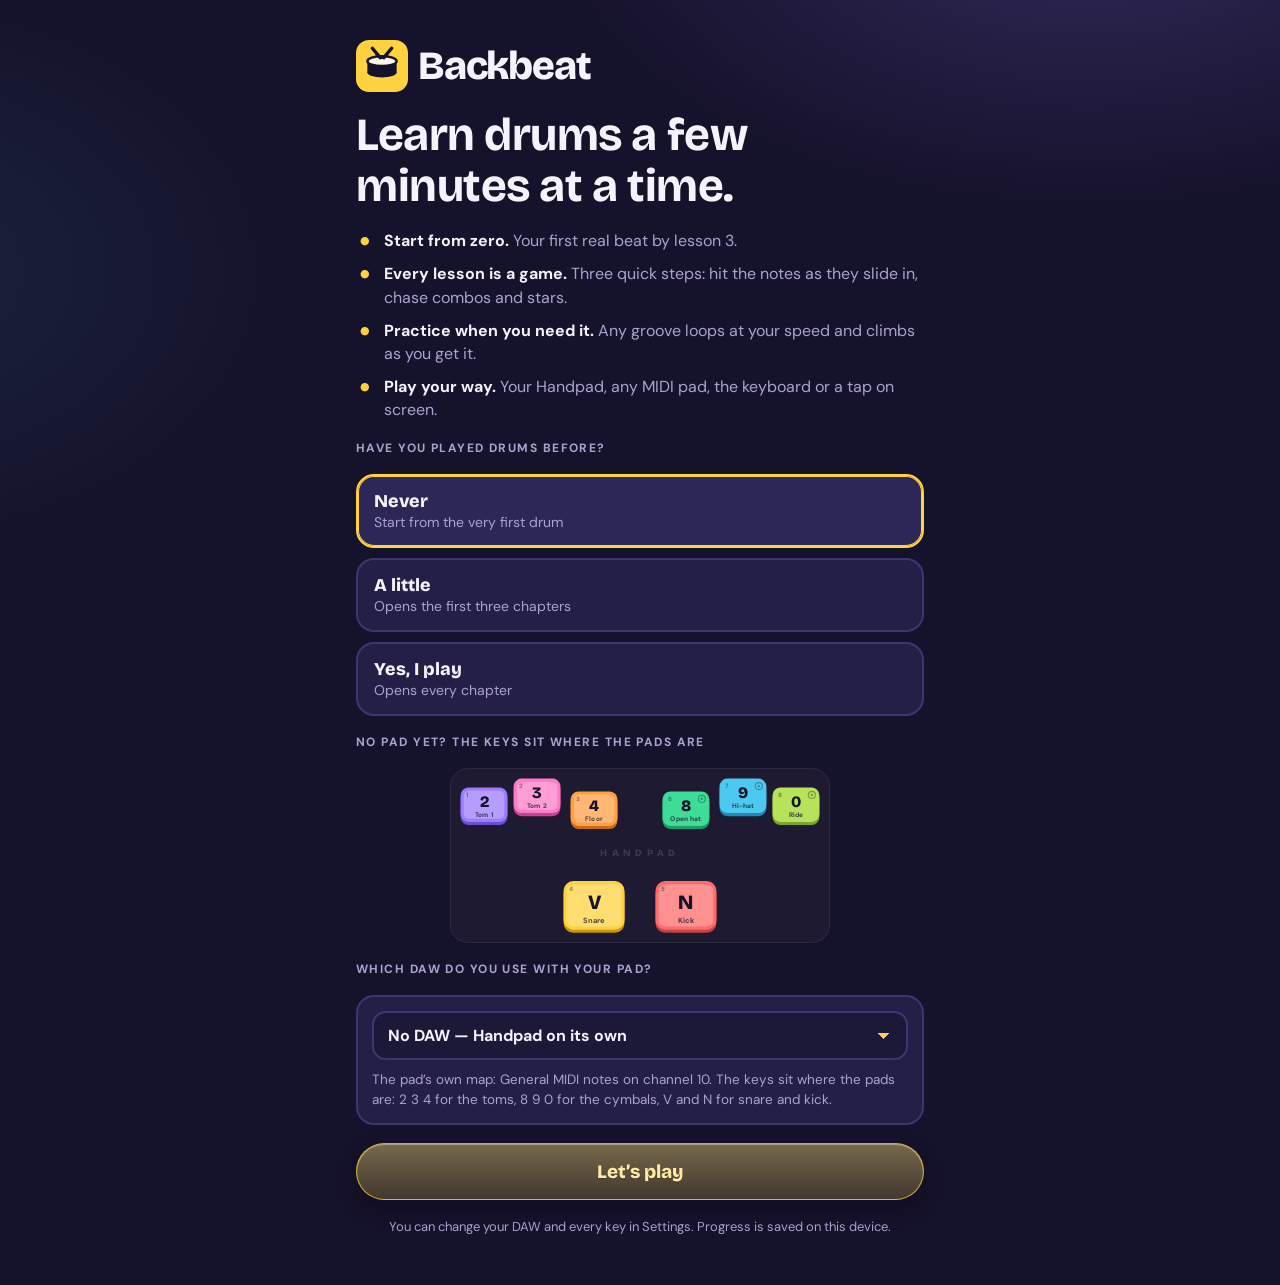
<file: learn/index.html>
<!doctype html>
<html lang="en">
<head>
  <meta charset="utf-8">
  <meta name="viewport" content="width=device-width, initial-scale=1, viewport-fit=cover">
  <title>Backbeat — learn drums with your Handpad</title>
  <meta name="description" content="Learn to play drums from zero, a few minutes at a time. Short lessons and rhythm games for the Handpad, any MIDI pad or your keyboard.">
  <meta name="theme-color" content="#15122b">
  <link rel="icon" href="data:image/svg+xml,%3Csvg xmlns='http://www.w3.org/2000/svg' viewBox='0 0 64 64'%3E%3Crect width='64' height='64' rx='16' fill='%23ffd23f'/%3E%3Cellipse cx='32' cy='40' rx='18' ry='6' fill='%2315122b'/%3E%3Crect x='14' y='26' width='36' height='14' fill='%2315122b'/%3E%3Cellipse cx='32' cy='26' rx='18' ry='6' fill='%23fdf8ec' stroke='%2315122b' stroke-width='3'/%3E%3Cpath d='M20 10 L30 22 M44 10 L34 22' stroke='%2315122b' stroke-width='4' stroke-linecap='round'/%3E%3C/svg%3E">
  <link rel="preconnect" href="https://fonts.googleapis.com">
  <link rel="preconnect" href="https://fonts.gstatic.com" crossorigin>
  <link href="https://fonts.googleapis.com/css2?family=Bricolage+Grotesque:opsz,wght@12..96,600;12..96,800&family=DM+Sans:opsz,wght@9..40,400;9..40,500;9..40,700&display=swap" rel="stylesheet">
  <link rel="stylesheet" href="css/styles.css">
  <link rel="stylesheet" href="css/drums.css">
</head>
<body>
  <div id="app"></div>
  <noscript><p style="padding:2rem;color:#fff;font-family:sans-serif">Backbeat needs JavaScript to play.</p></noscript>
  <script src="js/dom.js"></script>
  <script src="js/kit.js"></script>
  <script src="js/audio.js"></script>
  <script src="js/lessons.js"></script>
  <script src="js/scenery.js"></script>
  <script src="js/trail.js"></script>
  <script src="js/render.js"></script>
  <script src="js/store.js"></script>
  <script src="js/play.js"></script>
  <script src="js/app.js"></script>
</body>
</html>
</file>
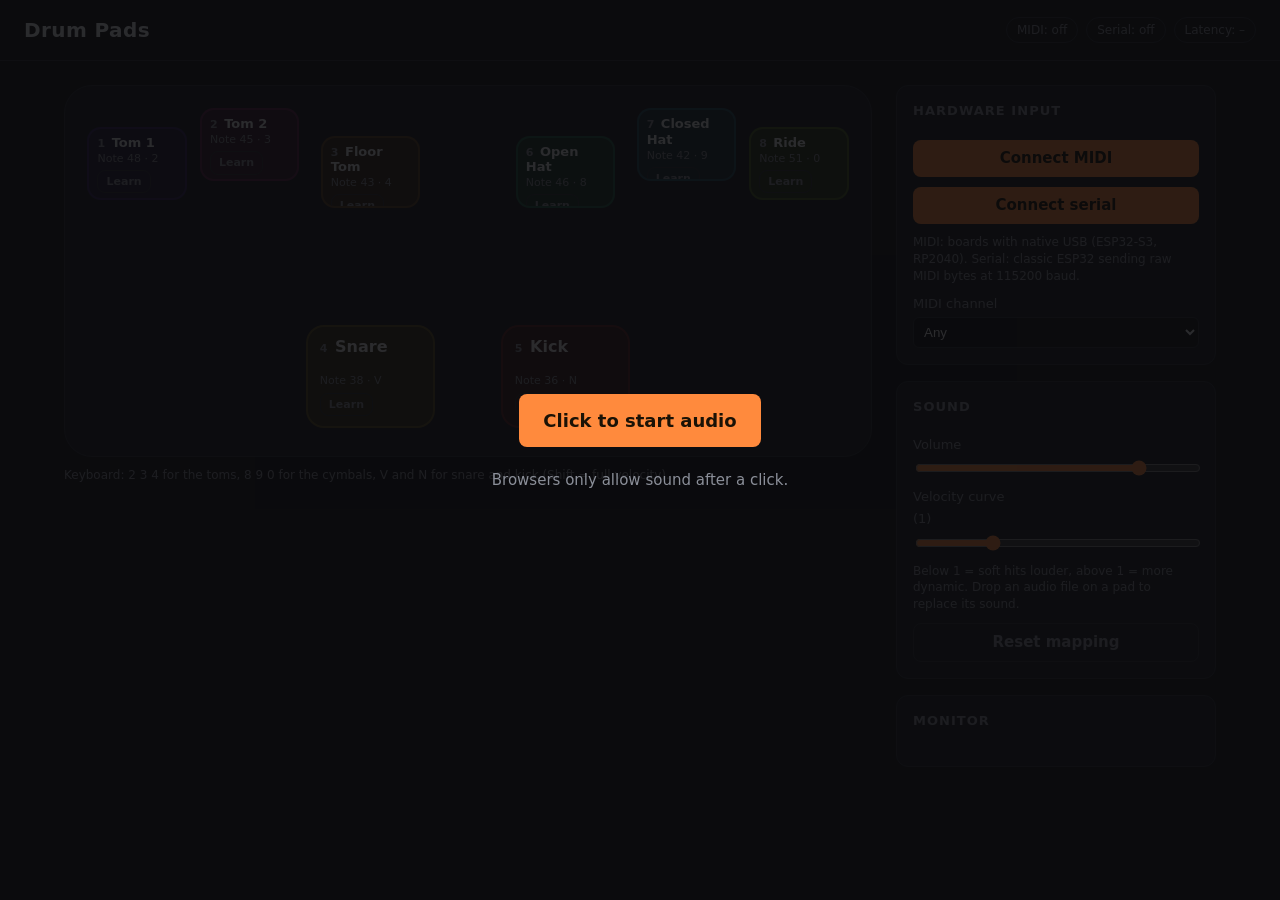
<file: web/index.html>
<!doctype html>
<html lang="en">
<head>
  <meta charset="utf-8">
  <meta name="viewport" content="width=device-width, initial-scale=1">
  <title>Drum Pads</title>
  <link rel="stylesheet" href="style.css">
</head>
<body>
  <div id="start-overlay">
    <button id="start-btn">Click to start audio</button>
    <p>Browsers only allow sound after a click.</p>
  </div>

  <header>
    <h1>Drum Pads</h1>
    <div class="status">
      <span id="midi-status" class="pill">MIDI: off</span>
      <span id="serial-status" class="pill">Serial: off</span>
      <span id="latency" class="pill" title="Audio output latency reported by the browser">Latency: –</span>
    </div>
  </header>

  <main>
    <div id="pads-wrap">
      <section id="pads" aria-label="Drum pads, laid out like the Handpad"></section>
      <p class="hint">Keyboard: 2 3 4 for the toms, 8 9 0 for the cymbals, V and N for snare and kick (Shift = full velocity).</p>
    </div>

    <aside>
      <div class="panel">
        <h2>Hardware input</h2>
        <button id="midi-btn">Connect MIDI</button>
        <ul id="midi-devices" class="devices"></ul>
        <button id="serial-btn">Connect serial</button>
        <p class="hint">MIDI: boards with native USB (ESP32-S3, RP2040). Serial: classic ESP32 sending raw MIDI bytes at 115200 baud.</p>
        <label>MIDI channel
          <select id="channel">
            <option value="any">Any</option>
          </select>
        </label>
      </div>

      <div class="panel">
        <h2>Sound</h2>
        <label>Volume <input id="volume" type="range" min="0" max="1" step="0.01"></label>
        <label>Velocity curve <span id="curve-val"></span>
          <input id="curve" type="range" min="0.3" max="3" step="0.05">
        </label>
        <p class="hint">Below 1 = soft hits louder, above 1 = more dynamic. Drop an audio file on a pad to replace its sound.</p>
        <button id="reset-btn" class="secondary">Reset mapping</button>
      </div>

      <div class="panel">
        <h2>Monitor</h2>
        <ol id="log"></ol>
      </div>
    </aside>
  </main>

  <script src="app.js"></script>
</body>
</html>
</file>
<file: learn/css/styles.css>
/* Backbeat — styles shared with Tonic (late-night-venue palette, chunky tactile buttons, the Learn trail), plus the drum parts at the end. */
:root {
  --bg: #15122b;
  --bg-2: #1c1838;
  --card: #241f47;
  --card-2: #2d2757;
  --line: #3d3670;
  --ink: #f6f2ff;
  --mute: #aaa3d0;
  --yellow: #ffd23f;
  --yellow-d: #c9960a;
  --mint: #3ddc97;
  --mint-d: #1d9a66;
  --coral: #ff6b6b;
  --coral-d: #c44343;
  --violet: #9b7bff;
  --sky: #4cc9f0;
  --pink: #ff7ac6;
  --orange: #ff9f43;
  --paper: #fbf6e9;
  --paper-ink: #2a2440;
  --display: 'Bricolage Grotesque', 'Trebuchet MS', system-ui, sans-serif;
  --body: 'DM Sans', system-ui, -apple-system, 'Segoe UI', Roboto, sans-serif;
  --r: 18px;
}
* { box-sizing: border-box; }
html { -webkit-text-size-adjust: 100%; }
body {
  margin: 0; min-height: 100vh; color: var(--ink); font-family: var(--body); font-size: 16px; line-height: 1.45;
  background:
    radial-gradient(900px 500px at 85% -10%, rgba(155, 123, 255, .22), transparent 60%),
    radial-gradient(700px 480px at -10% 30%, rgba(76, 201, 240, .10), transparent 60%),
    var(--bg);
  background-attachment: fixed;
  -webkit-font-smoothing: antialiased;
}
button { font: inherit; color: inherit; cursor: pointer; border: 0; background: none; -webkit-tap-highlight-color: transparent; touch-action: manipulation; }
button:disabled { cursor: default; }
:focus-visible { outline: 3px solid var(--sky); outline-offset: 3px; }
h1, h2, h3 { font-family: var(--display); margin: 0; line-height: 1.1; letter-spacing: -.01em; }
p { margin: 0; }
kbd { font: 600 11px var(--body); padding: 2px 6px; border-radius: 6px; background: rgba(0, 0, 0, .22); opacity: .75; }
@media (hover: none) { kbd { display: none; } }

#app { max-width: 600px; margin: 0 auto; padding: 16px 16px 48px; }
.screen { display: flex; flex-direction: column; gap: 16px; animation: enter .28s ease both; }
@keyframes enter { from { opacity: 0; transform: translateY(10px); } to { opacity: 1; transform: none; } }

.eyebrow { font: 700 12px var(--body); letter-spacing: .12em; text-transform: uppercase; color: var(--mute); margin: 0; }
.bar { display: block; height: 8px; border-radius: 99px; background: rgba(255, 255, 255, .1); overflow: hidden; }
.bar i { display: block; height: 100%; border-radius: 99px; background: var(--yellow); transition: width .9s cubic-bezier(.2, .8, .2, 1); }

/* ---------- buttons ---------- */
.btn {
  display: inline-flex; align-items: center; justify-content: center; gap: 10px;
  padding: 13px 22px; border-radius: 16px; background: var(--yellow); color: #2a1f00;
  font: 800 17px var(--display); box-shadow: 0 5px 0 var(--yellow-d); transition: transform .06s, box-shadow .06s, filter .15s;
}
.btn:hover { filter: brightness(1.06); }
.btn:active { transform: translateY(4px); box-shadow: 0 1px 0 var(--yellow-d); }
.btn:disabled { background: var(--card-2); color: var(--mute); box-shadow: 0 5px 0 rgba(0, 0, 0, .3); filter: none; transform: none; }
.btn.big { padding: 16px 26px; font-size: 19px; width: 100%; }
.ghost {
  display: inline-flex; align-items: center; justify-content: center; gap: 8px; padding: 11px 16px; border-radius: 14px;
  border: 2px solid var(--line); font-weight: 700; color: var(--ink); background: rgba(255, 255, 255, .03);
}
.ghost:hover { border-color: var(--violet); }
.ghost.danger { color: var(--coral); }
.ico { display: inline-flex; width: 20px; height: 20px; }
.ico svg { width: 100%; height: 100%; }

/* ---------- header ---------- */
.top { display: flex; align-items: center; justify-content: space-between; gap: 12px; }
.brand { display: flex; align-items: center; gap: 10px; font: 800 26px var(--display); letter-spacing: -.03em; }
.logo { display: inline-flex; width: 36px; height: 36px; }
.logo svg { width: 100%; height: 100%; display: block; }
.brand.big { font-size: 40px; }
.brand.big .logo { width: 52px; height: 52px; }
.chips { display: flex; gap: 8px; }
.chip { display: inline-flex; align-items: center; gap: 4px; padding: 8px 13px; border-radius: 99px; background: var(--card); border: 2px solid var(--line); font-weight: 700; min-height: 40px; }
.chip.streak { color: var(--mute); }
.chip.streak.lit { color: var(--orange); border-color: rgba(255, 159, 67, .5); }
button.chip:hover { border-color: var(--violet); }

.levelbar { display: flex; align-items: center; gap: 12px; width: 100%; padding: 10px 14px; border-radius: var(--r); background: var(--card); border: 2px solid var(--line); text-align: left; }
.levelbar:hover { border-color: var(--violet); }
.lv { font: 800 15px var(--display); background: var(--violet); color: #14102b; padding: 6px 10px; border-radius: 10px; white-space: nowrap; }
.lv-main { flex: 1; display: flex; flex-direction: column; gap: 6px; min-width: 0; }
.lv-main strong { font: 700 15px var(--display); }
.lv-main .bar i { background: var(--violet); }
.lv-xp { font-size: 12px; color: var(--mute); white-space: nowrap; }

/* ---------- onboarding / interlude ---------- */
.onboard, .interlude { padding-top: 24px; gap: 18px; }
.onboard h1 { font-size: clamp(34px, 9vw, 46px); }
.pitch { margin: 0; padding: 0; list-style: none; display: flex; flex-direction: column; gap: 10px; color: var(--mute); }
.pitch b { color: var(--ink); }
.pitch li { padding-left: 28px; position: relative; }
.pitch li::before { content: '♪'; position: absolute; left: 4px; color: var(--yellow); font-weight: 800; }
.tiers { display: flex; flex-direction: column; gap: 10px; }
.tier { display: flex; flex-direction: column; text-align: left; padding: 14px 16px; border-radius: var(--r); background: var(--card); border: 2px solid var(--line); }
.tier strong { font: 800 18px var(--display); }
.tier span { color: var(--mute); font-size: 14px; }
.tier.on { border-color: var(--yellow); background: var(--card-2); box-shadow: inset 0 0 0 1px var(--yellow); }
.fine { font-size: 13px; color: var(--mute); text-align: center; }
.interlude { text-align: center; align-items: center; padding-top: 8vh; }
.interlude h1 { font-size: clamp(40px, 11vw, 56px); }
.interlude p { color: var(--mute); max-width: 420px; }
.interlude p b { color: var(--ink); }
.disc { font-size: 84px; line-height: 1; animation: spin 6s linear infinite; }
@keyframes spin { to { transform: rotate(360deg); } }

/* ---------- play ---------- */
.hud { display: flex; align-items: center; gap: 12px; min-height: 44px; }
.x { width: 40px; height: 40px; border-radius: 12px; color: var(--mute); font-size: 18px; flex: none; }
.x:hover { background: var(--card); color: var(--ink); }
.segs { flex: 1; display: flex; gap: 5px; }
.segs i { flex: 1; height: 10px; border-radius: 99px; background: rgba(255, 255, 255, .12); }
.segs i.ok { background: var(--mint); } .segs i.no { background: var(--coral); }
.segs i.cur { background: rgba(255, 255, 255, .45); }
.hearts { flex: 1; display: flex; align-items: center; gap: 6px; font-size: 22px; }
.hearts i { font-style: normal; color: rgba(255, 255, 255, .18); }
.hearts i.on { color: var(--coral); }
.hearts span { margin-left: 10px; font: 700 14px var(--body); color: var(--mute); }
.hud-title { flex: 1; font: 800 18px var(--display); }
.score { font: 800 22px var(--display); font-variant-numeric: tabular-nums; min-width: 56px; text-align: right; }
.score.bump { animation: bump .4s ease; }
@keyframes bump { 30% { transform: scale(1.35); color: var(--yellow); } }
/* ---------- results ---------- */
.results { padding-top: 12px; }
.results h1 { font-size: clamp(32px, 8.6vw, 44px); }
.card { padding: 16px; border-radius: 20px; background: var(--card); border: 2px solid var(--line); }
.hud-step { font: 700 14px var(--body); color: var(--mute); min-width: 34px; text-align: right; }
.segs i.quizseg { flex: 1.6; background: repeating-linear-gradient(90deg, rgba(255, 210, 63, .55) 0 6px, transparent 6px 10px); }
.lcard { display: flex; flex-direction: column; gap: 14px; padding: 20px; border-radius: 22px; background: var(--card); border: 2px solid var(--line); }
.lcard h2 { font-size: clamp(24px, 6.4vw, 32px); }
.ltext { font-size: 17px; line-height: 1.55; color: #e6e0ff; }
.ltext b { color: var(--yellow); }
.lcard .hear { align-self: flex-start; border-color: var(--violet); }
.lnav { display: flex; align-items: center; justify-content: space-between; gap: 12px; }
.disc.still { animation: none; }
/* ---------- tab bar ---------- */
.screen.tabbed { padding-bottom: 86px; }
.tabbar { position: fixed; left: 0; right: 0; bottom: 0; z-index: 15; display: flex; justify-content: center; padding: 0 10px calc(10px + env(safe-area-inset-bottom)); pointer-events: none; }
.tabbar-in { pointer-events: auto; width: 100%; max-width: 580px; display: grid; grid-template-columns: repeat(3, 1fr); gap: 4px; padding: 6px; border-radius: 22px; background: rgba(28, 24, 56, .92); border: 2px solid var(--line); box-shadow: 0 10px 30px rgba(0, 0, 0, .5); -webkit-backdrop-filter: blur(12px); backdrop-filter: blur(12px); }
.tab { display: flex; flex-direction: column; align-items: center; gap: 3px; padding: 8px 4px 7px; border-radius: 16px; color: var(--mute); font: 700 12px var(--body); transition: background .15s, color .15s; }
.tab:hover { color: var(--ink); }
.tab.on { background: var(--yellow); color: #2a1f00; }
.tab-ico { display: block; width: 24px; height: 24px; }
.tab-ico svg { width: 100%; height: 100%; fill: none; stroke: currentColor; stroke-width: 2; stroke-linecap: round; stroke-linejoin: round; }
.lvchip { gap: 8px; }
.lvchip b { font: 800 14px var(--display); color: var(--violet); }
.mini { display: block; width: 44px; height: 6px; border-radius: 99px; background: rgba(255, 255, 255, .12); overflow: hidden; }
.mini i { display: block; height: 100%; border-radius: 99px; background: var(--violet); }

/* ---------- learn path ---------- */
.learn-head { display: flex; flex-direction: column; gap: 8px; }
.learn-head .bar i { background: var(--mint); }
.learn-stats { display: flex; gap: 8px; flex-wrap: wrap; }
.learn-stats span { padding: 6px 12px; border-radius: 99px; background: var(--card); border: 2px solid var(--line); font-size: 13.5px; color: var(--mute); }
.learn-stats b { color: var(--ink); font: 800 14px var(--display); }

/* ---------- the Learn trail: one landscape per chapter, lesson coins on a winding path ---------- */
.tr-banner { position: sticky; top: 8px; z-index: 12; width: 100%; max-width: 480px; align-self: center; display: flex; align-items: center; gap: 12px; padding: 12px 12px 12px 16px; border-radius: 18px;
  background: var(--c, var(--mint)); box-shadow: 0 5px 0 var(--cd, var(--mint-d)), 0 10px 24px rgba(0, 0, 0, .25); color: #fff; transition: background .35s, box-shadow .35s; }
.tr-banner .t { flex: 1; min-width: 0; }
.tr-banner .eyebrow { color: #fff; opacity: .85; font-size: 11px; white-space: nowrap; overflow: hidden; text-overflow: ellipsis; }
.tr-banner strong { display: block; font: 800 20px/1.15 var(--display); margin-top: 2px; white-space: nowrap; overflow: hidden; text-overflow: ellipsis; text-shadow: 0 1px 0 rgba(0, 0, 0, .12); }
.tr-dots { display: flex; gap: 4px; margin-top: 6px; }
.tr-dots i { width: 22px; height: 5px; border-radius: 9px; background: rgba(255, 255, 255, .3); }
.tr-dots i.on { background: #fff; }
.tr-score { flex: none; display: flex; flex-direction: column; align-items: flex-end; gap: 2px; font: 800 14px var(--display); }
.tr-score span { opacity: .9; }

.trail { position: relative; width: calc(100% + 32px); max-width: 480px; align-self: center; overflow: hidden; margin-top: -8px; }
@media (min-width: 513px) { .trail { border-radius: 28px; } }
.tr-biome { position: relative; aspect-ratio: 390 / 900; }
.tr-bg { position: absolute; inset: 0; width: 100%; height: 100%; display: block; }
.tr-fx { position: absolute; inset: 0; overflow: hidden; pointer-events: none; }
.tr-seam { position: absolute; left: 0; right: 0; bottom: 0; aspect-ratio: 390 / 150; transform: translateY(50%); z-index: 5; pointer-events: none; }
.tr-seam svg { width: 100%; height: 100%; display: block; }
.tr-end { position: absolute; left: 0; right: 0; bottom: 3%; text-align: center; color: rgba(255, 255, 255, .75); font-weight: 500; z-index: 3; }

/* chunky stepping-stone coins */
.tr-node { position: absolute; z-index: 3; width: 74px; height: 70px; margin: -38px 0 0 -37px; }
/* --base is the coin's darker underside: pressing moves the top face down onto it, the base stays put */
.tr-node .coin { --base: var(--acd); position: relative; width: 74px; height: 66px; border-radius: 50%; background: var(--ac); box-shadow: 0 8px 0 var(--base), 0 14px 18px rgba(0, 0, 0, .22); display: grid; place-items: center; font-size: 30px; transition: transform .08s, box-shadow .08s; }
.tr-node .coin::after { content: ''; position: absolute; left: 14px; top: 8px; width: 26px; height: 12px; border-radius: 50%; background: rgba(255, 255, 255, .3); transform: rotate(-18deg); pointer-events: none; }
.tr-node .coin:active { transform: translateY(6px); box-shadow: 0 2px 0 var(--base), 0 4px 8px rgba(0, 0, 0, .2); }
.tr-node.open .coin { background: color-mix(in srgb, var(--ac) 72%, #fff); }
.tr-node.locked .coin, .tr-node.trophy.todo .coin, .tr-node.trophy.locked .coin { --base: rgba(150, 144, 185, .9); background: rgba(240, 238, 248, .92); }
.tr-node.current .coin { --base: var(--yellow-d); background: var(--yellow); }
.tr-node.locked .tr-ico { filter: grayscale(1); opacity: .45; }
.tr-lock { position: absolute; right: -4px; bottom: -6px; width: 26px; height: 26px; border-radius: 50%; display: grid; place-items: center; background: #6d6790; color: #fff; border: 3px solid #fff; z-index: 1; }
.tr-lock svg { width: 13px; height: 13px; fill: currentColor; display: block; }

/* name tag beside each coin */
.tr-tag { position: absolute; z-index: 3; transform: translateY(-50%); padding: 7px 11px 8px; border-radius: 14px; background: rgba(255, 255, 255, .94); color: var(--paper-ink); box-shadow: 0 3px 0 rgba(0, 0, 0, .12), 0 6px 14px rgba(0, 0, 0, .12); cursor: pointer; text-align: left; }
.tr-tag b { display: block; font: 700 13.5px/1.2 var(--body); }
.tr-tag small { display: flex; align-items: center; gap: 4px; margin-top: 2px; font: 500 12px var(--body); color: #77709a; }
.tr-tag .stars { font-size: 13px; }
.tr-tag .stars i { color: rgba(42, 36, 64, .18); }
.tr-tag .stars i.on { color: #f5b400; }
.tr-tag.current { box-shadow: 0 3px 0 var(--yellow-d), 0 6px 14px rgba(0, 0, 0, .14); }
.tr-tag.current small { color: #a87a00; font-weight: 700; }
.tr-tag.locked { background: rgba(255, 255, 255, .8); }
.tr-tag.locked b { color: #66608a; }
.tr-tag.locked small::before { content: '🔒'; font-size: 10px; }
.tr-ring { position: absolute; inset: -11px -11px -5px; border-radius: 50%; border: 6px solid rgba(255, 255, 255, .55); pointer-events: none; }
.tr-ring::after { content: ''; position: absolute; inset: -6px; border-radius: 50%; border: 6px solid transparent; border-top-color: var(--yellow); border-right-color: var(--yellow); transform: rotate(-20deg); }
.tr-start { position: absolute; left: 50%; bottom: calc(100% + 18px); transform: translateX(-50%); padding: 9px 14px; border-radius: 12px; background: #fff; color: var(--yellow-d); font: 800 15px var(--display); letter-spacing: .06em; white-space: nowrap; box-shadow: 0 3px 0 rgba(0, 0, 0, .18); animation: tr-bob 1.4s ease-in-out infinite; pointer-events: none; }
.tr-start::after { content: ''; position: absolute; left: 50%; top: 100%; transform: translateX(-50%); border: 8px solid transparent; border-top-color: #fff; }
@keyframes tr-bob { 50% { transform: translate(-50%, -6px); } }
.tr-node.trophy { width: 96px; height: 80px; margin: -42px 0 0 -48px; }
.tr-node.trophy .coin { --base: var(--yellow-d); width: 96px; height: 74px; border-radius: 26px; font-size: 40px; background: linear-gradient(#ffe37a, #ffc93c); }
.tr-node.trophy.todo .coin, .tr-node.trophy.locked .coin { background: rgba(240, 238, 248, .92); }
.tr-node.trophy .coin span { animation: tr-float 2.6s ease-in-out infinite; }
@keyframes tr-float { 50% { transform: translateY(-5px); } }
.tr-biome.fresh .tr-node .coin { animation: tr-popin .55s cubic-bezier(.3, 1.6, .5, 1) backwards; }
.tr-biome.fresh .tr-node:nth-of-type(2) .coin { animation-delay: .12s; } .tr-biome.fresh .tr-node:nth-of-type(3) .coin { animation-delay: .24s; } .tr-biome.fresh .tr-node:nth-of-type(4) .coin { animation-delay: .36s; }
@keyframes tr-popin { from { transform: scale(.2); opacity: 0; } }
.tr-buddy { position: absolute; z-index: 4; width: 64px; height: 80px; margin: -66px 0 0 -32px; pointer-events: none; }
.tr-buddy svg { width: 100%; height: 100%; display: block; overflow: visible; animation: tr-hop 2.4s ease-in-out infinite; transform-origin: 50% 100%; }
@keyframes tr-hop { 0%, 70%, 100% { transform: none; } 80% { transform: translateY(-8px) scaleY(1.04); } 90% { transform: scaleY(.95); } }

/* the card that drops down under a tapped coin */
.tr-pop { position: absolute; z-index: 25; width: min(320px, calc(100% - 32px)); padding: 18px; border-radius: 20px; background: var(--ac); color: #fff; text-align: left;
  box-shadow: 0 6px 0 var(--acd), 0 18px 40px rgba(0, 0, 0, .35); transform: translateX(-50%) scale(.9); transform-origin: var(--ax, 50%) 0; opacity: 0; pointer-events: none; transition: transform .16s, opacity .16s; }
.tr-pop.on { transform: translateX(-50%) scale(1); opacity: 1; pointer-events: auto; }
.tr-pop::before { content: ''; position: absolute; top: -12px; left: var(--ax, 50%); transform: translateX(-50%); border: 12px solid transparent; border-top: 0; border-bottom-color: var(--ac); }
.tr-pop .eyebrow { color: inherit; opacity: .85; }
.tr-pop h3 { font-size: 21px; margin: 4px 0 6px; }
.tr-pop p { font-size: 14.5px; opacity: .92; margin-bottom: 10px; }
.tr-pop .row { display: flex; align-items: center; gap: 8px; font-size: 14px; font-weight: 500; margin-bottom: 14px; }
.tr-pop .ic { float: right; font-size: 34px; line-height: 1; margin-left: 8px; }
.tr-pop .go { width: 100%; padding: 14px; border-radius: 14px; background: #fff; color: var(--acd); font: 800 17px var(--display); box-shadow: 0 5px 0 rgba(0, 0, 0, .2); }
.tr-pop .go:active { transform: translateY(4px); box-shadow: 0 1px 0 rgba(0, 0, 0, .2); }
.tr-pop.plain { background: #fff; color: var(--paper-ink); box-shadow: 0 6px 0 #d6d2e6, 0 18px 40px rgba(0, 0, 0, .3); }
.tr-pop.plain::before { border-bottom-color: #fff; }
.tr-pop.plain .stars i { color: rgba(42, 36, 64, .2); } .tr-pop.plain .stars i.on { color: #f5b400; }
.tr-pop .go:disabled { background: rgba(0, 0, 0, .08); color: rgba(42, 36, 64, .45); box-shadow: none; transform: none; }
.tr-pop.plain .go:not(:disabled) { background: var(--paper-ink); color: #fff; box-shadow: 0 5px 0 #120f22; }

.tr-jump { position: fixed; right: max(16px, calc(50% - 284px)); bottom: 100px; z-index: 14; width: 52px; height: 52px; border-radius: 16px; background: var(--card-2); border: 2px solid var(--line); box-shadow: 0 4px 0 #120f22; display: grid; place-items: center; transition: opacity .2s, transform .2s; }
.tr-jump svg { width: 24px; height: 24px; stroke: var(--yellow); stroke-width: 3; fill: none; stroke-linecap: round; stroke-linejoin: round; transition: transform .2s; }
.tr-jump.hide { opacity: 0; transform: scale(.7); pointer-events: none; }
.tr-jump.is-up svg { transform: rotate(180deg); }

/* weather, one kind per landscape */
.trail .bfly { position: absolute; font-size: 16px; animation: tr-flutter 9s linear infinite; }
@keyframes tr-flutter { 0% { transform: translate(0, 0) rotate(-8deg); } 25% { transform: translate(40px, -30px) rotate(8deg); } 50% { transform: translate(10px, -70px) rotate(-6deg); } 75% { transform: translate(-30px, -30px) rotate(10deg); } 100% { transform: translate(0, 0) rotate(-8deg); } }
.trail .fog { position: absolute; left: -40%; width: 180%; height: 16%; background: radial-gradient(closest-side, rgba(255, 255, 255, .7), rgba(255, 255, 255, 0)); animation: tr-drift 14s ease-in-out infinite alternate; }
@keyframes tr-drift { to { transform: translateX(18%); } }
.trail .leaf { position: absolute; top: -4%; width: 12px; height: 8px; border-radius: 0 80% 0 80%; animation: tr-fall linear infinite; }
@keyframes tr-fall { 0% { top: -4%; transform: translateX(0) rotate(0); } 25% { transform: translateX(30px) rotate(90deg); } 50% { transform: translateX(-10px) rotate(200deg); } 75% { transform: translateX(26px) rotate(290deg); } 100% { top: 102%; transform: translateX(0) rotate(400deg); } }
.trail .haze { position: absolute; left: 0; right: 0; top: 20%; height: 14%; background: linear-gradient(transparent, rgba(255, 220, 150, .35), transparent); animation: tr-shimmer 3s ease-in-out infinite alternate; }
@keyframes tr-shimmer { to { transform: scaleY(1.3) translateY(4px); opacity: .6; } }
.trail .bird { position: absolute; width: 18px; height: 8px; animation: tr-fly linear infinite; }
.trail .bird svg { width: 100%; height: 100%; overflow: visible; display: block; }
@keyframes tr-fly { from { transform: translateX(-60px); } to { transform: translateX(520px); } }
.trail .glint { position: absolute; width: 14px; height: 2px; border-radius: 2px; background: #fff6cf; animation: tr-twinkle 2.4s ease-in-out infinite; }
@keyframes tr-twinkle { 0%, 100% { opacity: .1; } 50% { opacity: 1; } }
.trail .rain { position: absolute; inset: -10% 0 0; background-image: repeating-linear-gradient(105deg, transparent 0 14px, rgba(220, 232, 255, .38) 14px 15px, transparent 15px 31px); background-size: 100% 90px; animation: tr-pour .5s linear infinite; }
.trail .rain.b { opacity: .55; background-size: 100% 60px; animation-duration: .35s; background-image: repeating-linear-gradient(100deg, transparent 0 22px, rgba(220, 232, 255, .35) 22px 23px, transparent 23px 40px); }
@keyframes tr-pour { to { background-position: -24px 90px; } }
.trail .flash { position: absolute; inset: 0; background: #e8eeff; opacity: 0; animation: tr-flash 9s linear infinite; }
@keyframes tr-flash { 0%, 90%, 92.5%, 96%, 100% { opacity: 0; } 91% { opacity: .45; } 94% { opacity: .3; } }
.trail .snow { position: absolute; inset: 0; background-image: radial-gradient(3px 3px at 20px 30px, #fff 50%, transparent 51%), radial-gradient(2px 2px at 80px 70px, #fff 50%, transparent 51%), radial-gradient(4px 4px at 130px 20px, #fff 50%, transparent 51%), radial-gradient(2.5px 2.5px at 170px 110px, #fff 50%, transparent 51%), radial-gradient(3px 3px at 50px 140px, #fff 50%, transparent 51%);
  background-size: 190px 160px; animation: tr-snow 9s linear infinite; opacity: .95; }
.trail .snow.b { background-size: 260px 230px; animation: tr-snowb 15s linear infinite; opacity: .7; }
@keyframes tr-snow { from { background-position: 0 0; } to { background-position: 60px 160px; } }
@keyframes tr-snowb { from { background-position: 0 0; } to { background-position: -40px 230px; } }
.trail .shoot { position: absolute; top: 8%; left: 70%; width: 90px; height: 2px; background: linear-gradient(90deg, #fff, transparent); transform: rotate(-20deg); opacity: 0; animation: tr-shoot 7s ease-in infinite; }
@keyframes tr-shoot { 0%, 80% { opacity: 0; transform: rotate(-20deg) translateX(0); } 82% { opacity: 1; } 92% { opacity: 0; transform: rotate(-20deg) translateX(-220px); } 100% { opacity: 0; } }
.trail .tw { animation: tr-twinkle 3s ease-in-out infinite; }
.trail .aur { animation: tr-aur 7s ease-in-out infinite alternate; transform-origin: 50% 50%; transform-box: fill-box; }
@keyframes tr-aur { from { transform: skewX(-8deg) scaleY(.9); opacity: .55; } to { transform: skewX(8deg) scaleY(1.12); opacity: .95; } }
.trail .rays { animation: tr-spin 40s linear infinite; transform-origin: center; transform-box: fill-box; }
@keyframes tr-spin { to { transform: rotate(360deg); } }
.trail .ripple { animation: tr-ripple 2.6s ease-out infinite; transform-origin: center; transform-box: fill-box; }
@keyframes tr-ripple { from { transform: scale(.3); opacity: .9; } to { transform: scale(1.6); opacity: 0; } }
.trail .smoke { animation: tr-smoke 4s ease-out infinite; transform-box: fill-box; }
@keyframes tr-smoke { from { transform: translate(0, 0) scale(.6); opacity: .8; } to { transform: translate(8px, -26px) scale(1.4); opacity: 0; } }
.trail .boat { animation: tr-rock 4s ease-in-out infinite; transform-box: fill-box; transform-origin: 50% 100%; }
@keyframes tr-rock { 50% { transform: rotate(4deg) translateY(1px); } }

.stars { display: inline-flex; gap: 1px; font-size: 14px; }
.stars i { font-style: normal; color: rgba(255, 255, 255, .2); }
.stars i.on { color: var(--yellow); }

/* ---------- results: medal and stat tiles ---------- */
.center { text-align: center; }
.results { align-items: stretch; }
.results .bigscore { justify-content: center; font-size: clamp(56px, 17vw, 84px); }
.results .marks { justify-content: center; }
.emblem { position: relative; width: 132px; height: 132px; margin: 14px auto 4px; display: grid; place-items: center; --e: var(--yellow); }
.emblem.e-great { --e: var(--mint); } .emblem.e-low { --e: var(--violet); }
.emblem-ring { position: absolute; inset: 0; border-radius: 50%; border: 3px solid var(--e); opacity: .35; animation: pulse 2.4s ease-out infinite; }
.emblem-ring.r2 { inset: 14px; opacity: .6; animation-delay: .5s; }
@keyframes pulse { 0% { transform: scale(.92); opacity: .7; } 100% { transform: scale(1.14); opacity: 0; } }
.emblem-core { width: 88px; height: 88px; border-radius: 50%; display: grid; place-items: center; font-size: 42px; background: var(--e); box-shadow: 0 6px 0 rgba(0, 0, 0, .35), inset 0 -6px 0 rgba(0, 0, 0, .14); animation: popin .5s cubic-bezier(.2, 1.4, .4, 1) both; }
@keyframes popin { from { transform: scale(.3); opacity: 0; } to { transform: none; opacity: 1; } }
.emblem-stars { position: absolute; bottom: -12px; left: 50%; transform: translateX(-50%); display: flex; gap: 2px; padding: 3px 10px; border-radius: 99px; background: var(--bg-2); border: 2px solid var(--line); font-size: 18px; }
.emblem-stars i { font-style: normal; color: rgba(255, 255, 255, .2); }
.emblem-stars i.on { color: var(--yellow); }
.tiles { display: grid; grid-auto-flow: column; grid-auto-columns: 1fr; gap: 8px; }
@media (max-width: 420px) { .tiles { grid-auto-flow: row; grid-template-columns: 1fr 1fr; } }
.tile { display: flex; flex-direction: column; border-radius: 16px; border: 2px solid var(--t); background: var(--t); overflow: hidden; text-align: center; --t: var(--violet); }
.tile em { font: 800 10.5px var(--body); letter-spacing: .1em; text-transform: uppercase; font-style: normal; color: #15122b; padding: 5px 4px 4px; }
.tile strong { font: 800 20px var(--display); padding: 10px 4px; background: var(--bg-2); border-radius: 12px; font-variant-numeric: tabular-nums; }
.t-mint { --t: var(--mint); } .t-yellow { --t: var(--yellow); } .t-orange { --t: var(--orange); } .t-sky { --t: var(--sky); } .t-violet { --t: var(--violet); }

/* daily prize and the optional bonus round */
.prize, .bonus { display: flex; align-items: center; gap: 14px; padding: 14px 16px; border-radius: 20px; }
.prize { background: rgba(255, 210, 63, .1); border: 2px solid rgba(255, 210, 63, .6); }
.prize-ico, .bonus-ico { width: 52px; height: 52px; border-radius: 16px; display: grid; place-items: center; font-size: 28px; flex: none; }
.prize-ico { background: var(--yellow); box-shadow: 0 4px 0 var(--yellow-d); }
.prize > div, .bonus > div { flex: 1; min-width: 0; display: flex; flex-direction: column; gap: 1px; }
.prize strong { font: 800 26px/1.1 var(--display); color: var(--yellow); }
/* ---------- misc ---------- */
.toast { position: fixed; left: 50%; top: 18px; transform: translateX(-50%); z-index: 40; max-width: min(92vw, 420px); padding: 11px 16px; border-radius: 14px; background: #fff; color: #15122b; font-weight: 700; font-size: 14.5px; box-shadow: 0 10px 30px rgba(0, 0, 0, .45); animation: enter .2s ease both; white-space: pre-line; text-align: center; }
.sharebox { position: fixed; left: -999px; top: 0; }
.confetti { position: fixed; inset: 0; pointer-events: none; z-index: 30; overflow: hidden; }
.confetti i { position: absolute; top: -20px; border-radius: 2px; animation: fall linear both; }
@keyframes fall { to { top: 110%; transform: rotate(720deg) translateX(40px); } }

@media (prefers-reduced-motion: reduce) {
  *, *::before, *::after { animation-duration: .001ms !important; animation-iteration-count: 1 !important; transition-duration: .001ms !important; }
}
</file>
<file: learn/css/drums.css>
/* =====================================================================
   Backbeat: drum parts
   ===================================================================== */
.mute { color: var(--mute); }
.small { font-size: 13.5px; line-height: 1.45; }
.sr { position: absolute; width: 1px; height: 1px; overflow: hidden; clip: rect(0 0 0 0); white-space: nowrap; }
.ghost.small { padding: 6px 12px; font-size: 13.5px; border-radius: 11px; }
.pitch li::before { content: '●'; font-size: 11px; top: 4px; }
.segs i.meh { background: var(--yellow); }
.t-coral { --t: var(--coral); }
@keyframes shake { 20%, 60% { transform: translateX(-5px); } 40%, 80% { transform: translateX(5px); } }

/* input chip in the header */
.inchip { gap: 6px; font-size: 14px; }
.inchip small { font: 600 12.5px var(--body); color: var(--mute); max-width: 92px; overflow: hidden; text-overflow: ellipsis; white-space: nowrap; }
.inchip .dot { width: 8px; height: 8px; border-radius: 50%; background: var(--mute); }
.inchip.on .dot { background: var(--mint); box-shadow: 0 0 0 3px rgba(61, 220, 151, .25); }
@media (max-width: 440px) { .inchip small, .lvchip .mini { display: none; } .top .brand { font-size: 22px; gap: 8px; } .top .logo { width: 30px; height: 30px; } .chips { gap: 6px; } .chip { padding: 6px 10px; min-height: 36px; font-size: 14px; } }
@media (max-width: 360px) { .top .brand span { display: none; } }

/* DAW picker */
.dawbox { display: flex; flex-direction: column; gap: 10px; padding: 14px; border-radius: var(--r); background: var(--card); border: 2px solid var(--line); }
.select { width: 100%; padding: 12px 40px 12px 14px; border-radius: 14px; border: 2px solid var(--line); background-color: var(--bg-2); color: var(--ink); font: 700 16px var(--body); appearance: none; -webkit-appearance: none; cursor: pointer;
  background-image: linear-gradient(45deg, transparent 50%, var(--yellow) 50%), linear-gradient(135deg, var(--yellow) 50%, transparent 50%); background-position: calc(100% - 22px) 50%, calc(100% - 16px) 50%; background-size: 6px 6px; background-repeat: no-repeat; }
.select:hover { border-color: var(--violet); }
.select option { background: var(--bg-2); color: var(--ink); }
.daw-tip { font-size: 13.5px; color: var(--mute); line-height: 1.45; }
.keyprev { display: flex; flex-wrap: wrap; gap: 12px; }
.keyprev span { display: inline-flex; align-items: center; gap: 6px; font-size: 13.5px; font-weight: 700; }
.keyprev kbd, kbd.bind { display: inline-grid; place-items: center; min-width: 26px; height: 26px; padding: 0 7px; border-radius: 8px; font: 800 14px var(--display); opacity: 1;
  background: var(--c, var(--yellow)); color: #15122b; box-shadow: 0 3px 0 rgba(0, 0, 0, .35); vertical-align: 1px; }
.keyprev kbd { background: var(--c); }
.ltext kbd.bind { margin: 0 2px; }
@media (hover: none) { kbd.bind, .keyprev kbd, .fchip kbd { display: inline-grid; } }

/* the on-screen kit: the Handpad, pads where the real ones are (SVG units: the viewBox is 860 wide) */
.kit { flex: none; width: 100%; max-width: 600px; align-self: center; user-select: none; -webkit-user-select: none; touch-action: manipulation; }
.kitsvg { display: block; width: 100%; height: auto; overflow: visible; }
.kit-body { fill: rgba(255, 255, 255, .035); stroke: rgba(255, 255, 255, .1); stroke-width: 2; }
.kit-mark { font: 800 22px var(--display); letter-spacing: .45em; fill: rgba(255, 255, 255, .14); pointer-events: none; }
.pad { cursor: pointer; transition: opacity .2s; outline: none; }
.pad .glow { fill: var(--c); opacity: 0; }
.pad.lit .glow { opacity: .22; animation: padpulse 1.6s ease-in-out infinite; }
@keyframes padpulse { 50% { opacity: .08; } }
.pad.dim { opacity: .38; }
.pad .face { transform-box: fill-box; transform-origin: center; }
.pad text { pointer-events: none; }
.pad .k { font: 800 36px var(--display); fill: #15122b; }
.pad.big .k { font-size: 46px; }
.pad .n { font: 700 15px var(--body); fill: rgba(21, 18, 43, .75); letter-spacing: .02em; }
.pad.big .n { font-size: 17px; }
.pad .num { font: 800 14px var(--body); fill: rgba(21, 18, 43, .45); }
@media (max-width: 480px) { .pad .n { display: none; } .pad .k { font-size: 40px; } .pad.big .k { font-size: 52px; } }
.pad.hit .face { animation: padhit .22s ease-out; }
.pad.hit .glow { animation: padflash .3s ease-out; }
@keyframes padhit { 0% { transform: translateY(6px) scale(.96); filter: brightness(1.3); } 100% { transform: none; filter: none; } }
@keyframes padflash { 0% { opacity: .75; } 100% { opacity: 0; } }

/* card visuals: drum grid and beat counter */
.visual { display: flex; flex-direction: column; gap: 10px; }
.grid { display: flex; flex-direction: column; gap: 12px; padding: 12px; border-radius: 16px; background: var(--bg-2); border: 2px solid var(--line); overflow-x: auto; }
.gbar { display: flex; flex-direction: column; gap: 4px; min-width: 290px; }
.gbar-n { font: 700 11px var(--body); letter-spacing: .1em; text-transform: uppercase; color: var(--mute); }
.grow { display: grid; grid-template-columns: 64px repeat(var(--n), 1fr); gap: 3px; align-items: center; }
.grow > span { font: 700 12px var(--body); white-space: nowrap; overflow: hidden; text-overflow: ellipsis; }
.grow.head b { font: 600 10.5px var(--body); color: var(--mute); text-align: center; border-radius: 4px; transition: background .08s, color .08s; }
.grow.head b.beat { font-weight: 800; color: var(--ink); font-size: 12px; }
.grow i { height: 22px; border-radius: 6px; background: rgba(255, 255, 255, .06); transition: background .08s, transform .08s; }
.grow i.beat { background: rgba(255, 255, 255, .11); }
.grow i.on { background: var(--c); box-shadow: inset 0 -3px 0 rgba(0, 0, 0, .2); }
.grow b.now { background: var(--yellow); color: #2a1f00; }
.grow i.now { outline: 2px solid rgba(255, 255, 255, .7); outline-offset: -2px; }
.grow i.on.now { transform: scale(1.12); filter: brightness(1.25); }
@media (max-width: 420px) { .grow { grid-template-columns: 46px repeat(var(--n), 1fr); gap: 2px; } .grow > span { font-size: 10.5px; } .grow i { height: 18px; border-radius: 4px; } .grow.head b { font-size: 8.5px; } .grow.head b.beat { font-size: 10px; } .grid { padding: 10px 8px; } .gbar { min-width: 260px; } }
.beats { display: grid; grid-template-columns: repeat(4, 1fr); gap: 10px; }
.beats i { aspect-ratio: 1; max-width: 90px; justify-self: center; width: 100%; border-radius: 50%; display: grid; place-items: center; font: 800 28px var(--display); font-style: normal;
  background: var(--card-2); border: 3px solid var(--line); transition: background .06s, transform .06s; }
.beats i.now { background: var(--yellow); color: #2a1f00; border-color: var(--yellow); transform: scale(1.08); }
.beats i:first-child.now { background: var(--coral); border-color: var(--coral); }

/* exercise screen */
.excard { gap: 12px; }
.exsub { font-size: 14.5px; color: var(--mute); margin-top: -4px; }
.exctl { display: flex; flex-wrap: wrap; gap: 10px; justify-content: flex-end; }
.exctl .btn { min-width: 140px; }
.exscreen .kit { margin-top: -4px; }
.hw { position: relative; display: flex; flex-direction: column; gap: 8px; }
.hw-canvas { display: block; width: 100%; border-radius: 14px; background: #1c1838; border: 2px solid var(--line); }
.hw.preview .hw-canvas { border-color: var(--violet); }
.hw-live { display: flex; align-items: center; gap: 12px; min-height: 22px; font-size: 14px; color: var(--mute); }
.hw-live b { font: 800 18px var(--display); color: var(--ink); font-variant-numeric: tabular-nums; }
.hw-combo { color: var(--orange); font-weight: 700; }
.hw-acc { margin-left: auto; font: 800 16px var(--display); color: var(--mint); }
.hw-view { display: inline-flex; gap: 2px; padding: 2px; border-radius: 10px; border: 2px solid var(--line); }
.hw-view button { display: grid; place-items: center; width: 30px; height: 24px; border-radius: 7px; color: var(--mute); }
.hw-view button:hover { color: var(--ink); }
.hw-view button.on { background: var(--card-2); color: var(--ink); }
.hw-view svg { width: 16px; height: 16px; }
.viewopts { display: grid; grid-template-columns: 1fr 1fr; gap: 10px; }
.viewopt { display: flex; flex-direction: column; align-items: flex-start; gap: 6px; padding: 12px; border-radius: 14px; border: 2px solid var(--line); background: rgba(255, 255, 255, .03); text-align: left; }
.viewopt:hover { border-color: var(--violet); }
.viewopt.on { border-color: var(--yellow); background: rgba(255, 210, 63, .07); }
.viewopt b { font: 800 15px var(--display); }
.viewopt small { font-size: 12.5px; line-height: 1.4; color: var(--mute); }
.viewpic { display: block; width: 72px; height: 48px; }
.exres { display: none; flex-direction: column; gap: 10px; padding: 14px; border-radius: 16px; background: rgba(61, 220, 151, .08); border: 2px solid var(--mint); animation: enter .25s ease both; }
.exres.on { display: flex; }
.exres.t-good { background: rgba(255, 210, 63, .08); border-color: var(--yellow); }
.exres.t-low { background: rgba(255, 107, 107, .08); border-color: var(--coral); }
.exres-head { display: flex; align-items: baseline; gap: 12px; }
.exres-head strong { font: 800 34px/1 var(--display); color: var(--mint); font-variant-numeric: tabular-nums; }
.t-good .exres-head strong { color: var(--yellow); } .t-low .exres-head strong { color: var(--coral); }
.exres-head span { font: 800 18px var(--display); }
.extip { font-size: 14px; color: #e6e0ff; }
.exres .tile strong { font-size: 18px; padding: 8px 4px; }
.ghost.hint { border-color: var(--mint); color: #c9ffe6; box-shadow: 0 0 0 3px rgba(61, 220, 151, .15); }
.row-center { display: flex; flex-wrap: wrap; gap: 10px; justify-content: center; }
.kit.kit-small { max-width: 380px; }

/* practice loop */
.pr-tempo { display: flex; flex-wrap: wrap; align-items: center; gap: 14px 18px; padding: 12px 14px; border-radius: 16px; background: var(--bg-2); border: 2px solid var(--line); }
.pr-dial { display: flex; align-items: center; gap: 10px; }
.pr-bpm { display: flex; flex-direction: column; align-items: center; min-width: 64px; line-height: 1; }
.pr-bpm b { font: 800 34px var(--display); color: var(--yellow); font-variant-numeric: tabular-nums; }
.pr-bpm small { font: 700 11px var(--body); letter-spacing: .12em; color: var(--mute); margin-top: 2px; }
.pr-side { flex: 1 1 220px; display: flex; flex-direction: column; gap: 8px; min-width: 0; }
.pr-meter { position: relative; height: 10px; border-radius: 99px; background: rgba(255, 255, 255, .1); overflow: hidden; }
.pr-meter i { position: absolute; inset: 0 auto 0 0; border-radius: 99px; background: var(--yellow); transition: width .3s ease; }
.pr-meter i.at { background: var(--mint); }
.pr-meta { display: flex; flex-wrap: wrap; align-items: center; gap: 8px 12px; font-size: 13.5px; }
.pr-badge { font-weight: 700; color: var(--mute); }
.pr-badge.on { color: var(--mint); }
.pr-best { color: var(--mute); }
.pr-auto { margin-left: auto; }
.pr-auto:not(.on) { opacity: .6; }
.pr-msg { font: 700 16px var(--display); min-height: 22px; }
.pr-log { display: flex; flex-wrap: wrap; gap: 6px; min-height: 0; }
.pr-log span { padding: 4px 10px; border-radius: 99px; font: 700 12.5px var(--body); font-variant-numeric: tabular-nums; background: rgba(255, 255, 255, .06); border: 1px solid var(--line); }
.pr-log span.ok { color: var(--mint); border-color: rgba(61, 220, 151, .5); }
.pr-log span.meh { color: var(--yellow); border-color: rgba(255, 210, 63, .45); }
.pr-log span.no { color: var(--coral); border-color: rgba(255, 107, 107, .45); }

/* find the drum / ear */
.find, .ear { display: flex; flex-direction: column; gap: 14px; align-items: center; padding: 8px 0; }
.frow { display: flex; flex-wrap: wrap; gap: 8px; justify-content: center; }
.fchip { display: inline-flex; align-items: center; gap: 8px; padding: 10px 12px; border-radius: 14px; background: var(--bg-2); border: 2px solid var(--line); font-weight: 700; transition: transform .12s, background .12s, border-color .12s; }
.fchip kbd { display: inline-grid; place-items: center; min-width: 24px; height: 24px; padding: 0 6px; border-radius: 7px; background: var(--c); color: #15122b; font: 800 13px var(--display); opacity: 1; }
.fchip.cur { border-color: var(--c); transform: translateY(-3px) scale(1.06); box-shadow: 0 6px 0 rgba(0, 0, 0, .3); }
.fchip.ok { background: color-mix(in srgb, var(--c) 28%, var(--bg-2)); border-color: transparent; opacity: .75; }
.fchip.ok b::after { content: ' ✓'; }
.fchip.shake { animation: shake .35s ease; border-color: var(--coral); }
.fmsg { font: 700 17px var(--display); text-align: center; min-height: 24px; }
.edots { display: flex; gap: 8px; }
.edots i { width: 16px; height: 16px; border-radius: 50%; background: rgba(255, 255, 255, .12); }
.edots i.cur { background: rgba(255, 255, 255, .5); box-shadow: 0 0 0 3px rgba(255, 255, 255, .15); }
.edots i.ok { background: var(--mint); } .edots i.meh { background: var(--yellow); }
.big-hear { border-color: var(--violet); padding: 13px 20px; font-size: 16px; }

/* results */
.results { gap: 14px; }
.results .ghost { align-self: center; }

/* jam */
.jam .learn-head h1, .settings .learn-head h1 { font-size: clamp(32px, 8vw, 42px); }
.learn-head p { margin-top: 4px; }
.monitor { min-height: 48px; padding: 12px 14px; border-radius: 14px; background: var(--card); border: 2px dashed var(--line); font-size: 14.5px; color: var(--mute); }
.monitor b { color: var(--ink); }
.metro { display: flex; flex-direction: column; gap: 12px; }
.metro-top { display: flex; justify-content: space-between; align-items: baseline; }
.metro-top strong { font: 800 18px var(--display); }
.metro-top b { font: 800 22px var(--display); color: var(--yellow); }
.metro .ghost { align-self: flex-start; }
input[type=range] { width: 100%; accent-color: var(--yellow); height: 28px; }

/* settings */
.settings { gap: 16px; }
.settings .card { display: flex; flex-direction: column; gap: 12px; }
.card h3 { font-size: 20px; }
.row { display: flex; flex-wrap: wrap; gap: 10px; align-items: center; }
.row-end { display: flex; flex-wrap: wrap; gap: 10px; align-items: center; justify-content: space-between; }
.row-end > span { flex: 1 1 200px; }
.binds { display: flex; flex-direction: column; border-radius: 14px; border: 2px solid var(--line); overflow: hidden; }
.brow { display: grid; grid-template-columns: 1.4fr .7fr 1.1fr auto; gap: 8px; align-items: center; padding: 9px 12px; border-top: 1px solid var(--line); transition: background .15s; }
.brow:first-child { border-top: 0; }
.bhead { background: var(--bg-2); font: 700 11px var(--body); letter-spacing: .1em; text-transform: uppercase; color: var(--mute); }
.bname { display: flex; align-items: center; gap: 8px; font-weight: 700; min-width: 0; }
.bname .dot { width: 12px; height: 12px; border-radius: 50%; background: var(--c); flex: none; }
.bname .bpad { font: 800 12px var(--display); font-style: normal; color: var(--mute); min-width: 10px; }
.bnote { font-size: 13.5px; color: var(--mute); font-variant-numeric: tabular-nums; }
.brow.learning { background: rgba(255, 210, 63, .12); }
.brow.learning .bnote::after { content: ' · press a key or hit a pad…'; color: var(--yellow); font-weight: 700; }
.brow.flash { animation: rowflash .5s ease-out; }
@keyframes rowflash { from { background: color-mix(in srgb, var(--c) 35%, transparent); } }
@media (max-width: 460px) { .brow { grid-template-columns: 1fr auto auto; } .brow .bnote { grid-column: 1 / -1; grid-row: 2; padding-left: 20px; margin-top: -4px; } .bhead span:nth-child(3) { display: none; } }
.srow { display: grid; grid-template-columns: 110px 1fr auto; gap: 12px; align-items: center; font-weight: 700; font-size: 14.5px; }
.srow b { font: 800 15px var(--display); min-width: 64px; text-align: right; }
label.srow { grid-template-columns: 110px 1fr; }

/* trail weather and props, drum-tour edition */
.trail .ffly { position: absolute; width: 5px; height: 5px; border-radius: 50%; background: #fff4a8; box-shadow: 0 0 8px 3px rgba(255, 236, 140, .7); animation: tr-ffly ease-in-out infinite; }
@keyframes tr-ffly { 0%, 100% { transform: translate(0, 0); opacity: .2; } 30% { opacity: 1; } 50% { transform: translate(18px, -22px); opacity: .9; } 75% { transform: translate(-10px, -8px); opacity: .3; } }
.trail .rise { position: absolute; top: 100%; font-size: 22px; animation: tr-rise 16s linear infinite; }
@keyframes tr-rise { from { top: 100%; transform: translateX(0); } 50% { transform: translateX(14px); } to { top: -8%; transform: translateX(-6px); } }
.trail .flame { animation: tr-flicker .35s ease-in-out infinite alternate; transform-box: fill-box; transform-origin: 50% 100%; }
@keyframes tr-flicker { to { transform: scale(1.06, .92) skewX(3deg); } }
.trail .fall { animation: tr-fallwater .8s linear infinite; }
@keyframes tr-fallwater { from { transform: translateY(-20px); } to { transform: translateY(0); } }
.trail .sweep { animation: tr-sweep 6s ease-in-out infinite alternate; transform-box: fill-box; transform-origin: 50% 100%; }
.trail .sweep.b { animation-duration: 7.5s; animation-direction: alternate-reverse; }
@keyframes tr-sweep { from { transform: rotate(-14deg); } to { transform: rotate(14deg); } }
.trail .chase { animation: tr-chase 1.2s linear infinite; }
@keyframes tr-chase { to { stroke-dashoffset: -16.1; } }
.trail .bop { animation: tr-bop .5s ease-in-out infinite alternate; }
@keyframes tr-bop { to { transform: translateY(-3px); } }
.tr-buddy .wave-l { animation: tr-wave 1.2s ease-in-out infinite; transform-origin: 14px 60px; }
.tr-buddy .wave-r { animation: tr-wave 1.2s ease-in-out infinite reverse; transform-origin: 66px 60px; }
@keyframes tr-wave { 50% { transform: rotate(14deg); } }

/* =====================================================================
   Desktop redesign (picked in the style picker): Studio rails layout,
   floating dock, chunky coins with chips, drop-down stop cards, glass pills.
   ===================================================================== */

/* glass pill buttons */
.btn { border-radius: 999px; padding: 13px 24px; color: #ffeaa6; border: 1.5px solid rgba(255, 210, 63, .75);
  background: linear-gradient(180deg, rgba(255, 226, 120, .42), rgba(255, 210, 63, .2)), rgba(21, 18, 43, .35);
  box-shadow: inset 0 1px 0 rgba(255, 255, 255, .35), 0 8px 22px rgba(0, 0, 0, .28);
  -webkit-backdrop-filter: blur(12px) saturate(1.4); backdrop-filter: blur(12px) saturate(1.4); text-shadow: 0 1px 1px rgba(0, 0, 0, .25); }
.btn:hover { filter: none; background: linear-gradient(180deg, rgba(255, 226, 120, .48), rgba(255, 210, 63, .24)); border-color: #ffd23f; }
.btn:active { transform: translateY(1px) scale(.98); box-shadow: inset 0 1px 0 rgba(255, 255, 255, .25), 0 3px 10px rgba(0, 0, 0, .25); }
.btn:disabled { color: var(--mute); border-color: rgba(255, 255, 255, .16); background: rgba(255, 255, 255, .05); box-shadow: none; text-shadow: none; }
.btn kbd { background: rgba(0, 0, 0, .25); color: inherit; }
.ghost { border-radius: 999px; border: 1.5px solid rgba(255, 255, 255, .24); background: rgba(255, 255, 255, .07);
  box-shadow: inset 0 1px 0 rgba(255, 255, 255, .16); -webkit-backdrop-filter: blur(12px); backdrop-filter: blur(12px); }
.ghost:hover { border-color: rgba(255, 255, 255, .5); background: rgba(255, 255, 255, .12); }
.ghost.small { border-radius: 999px; }

/* floating glass dock (replaces the tab bar) */
.screen.tabbed { padding-bottom: 104px; }
.dock { position: fixed; left: 0; right: 0; bottom: 0; z-index: 15; display: flex; justify-content: center; pointer-events: none;
  padding: 0 max(16px, env(safe-area-inset-right, 0px)) calc(16px + env(safe-area-inset-bottom, 0px)) max(16px, env(safe-area-inset-left, 0px)); }
.dock-in { pointer-events: auto; display: flex; gap: 4px; padding: 6px; border-radius: 999px; background: rgba(36, 31, 71, .62); border: 1px solid rgba(255, 255, 255, .22);
  box-shadow: inset 0 1px 0 rgba(255, 255, 255, .14), 0 14px 40px rgba(0, 0, 0, .45); -webkit-backdrop-filter: blur(18px) saturate(1.4); backdrop-filter: blur(18px) saturate(1.4); }
.dk { display: flex; align-items: center; gap: 8px; padding: 10px 18px; border-radius: 999px; color: #d9d3ff; font: 700 14.5px var(--body); transition: background .15s, color .15s; }
.dk:hover { background: rgba(255, 255, 255, .1); color: #fff; }
.dk.on { background: rgba(255, 255, 255, .92); color: #2a2440; box-shadow: 0 4px 12px rgba(0, 0, 0, .25); }
.dk .tab-ico { width: 20px; height: 20px; }
@media (max-width: 420px) { .dk { padding: 10px 14px; font-size: 13.5px; } }

/* the wide Learn screen: tour rail, trail, progress rail */
#app.wide { max-width: 1320px; }
.learn-grid { display: grid; grid-template-columns: minmax(230px, 300px) minmax(0, 600px) minmax(230px, 300px); gap: 24px; justify-content: center; align-items: start; }
.trail-col { display: flex; flex-direction: column; gap: 16px; min-width: 0; }
.trail-col .trail { width: 100%; max-width: 600px; margin-top: -8px; border-radius: 26px; box-shadow: 0 20px 50px rgba(0, 0, 0, .35); }
.trail-col .tr-banner { max-width: 560px; }
.lrail, .rrail { position: sticky; top: 16px; display: flex; flex-direction: column; gap: 14px; }
.rcard { display: flex; flex-direction: column; gap: 10px; padding: 16px; border-radius: 22px; background: rgba(255, 255, 255, .04); border: 1px solid var(--line); }
.rcard h5 { margin: 0; display: flex; justify-content: space-between; align-items: baseline; font: 700 12px var(--body); letter-spacing: .12em; text-transform: uppercase; color: var(--mute); }
.rcard h5 span { letter-spacing: 0; text-transform: none; font-size: 13px; color: var(--ink); }
.tour { display: flex; flex-direction: column; gap: 2px; }
.tour-row { display: grid; grid-template-columns: 36px minmax(0, 1fr) auto; gap: 10px; align-items: center; width: 100%; padding: 7px 8px; border-radius: 14px; text-align: left; transition: background .15s; }
.tour-row:hover { background: rgba(255, 255, 255, .06); }
.tour-row.here { background: rgba(255, 255, 255, .08); box-shadow: inset 0 0 0 2px var(--c); }
.tour-row i { width: 36px; height: 36px; border-radius: 11px; background: var(--c); display: grid; place-items: center; font-style: normal; font-size: 18px; box-shadow: 0 3px 0 rgba(0, 0, 0, .3); }
.tour-row b { display: block; font: 700 14px var(--body); white-space: nowrap; overflow: hidden; text-overflow: ellipsis; }
.tour-row small { display: block; font-size: 12px; color: var(--mute); white-space: nowrap; overflow: hidden; text-overflow: ellipsis; }
.tour-row em { font-style: normal; font: 700 12.5px var(--body); color: var(--mute); }
.tour-row.lock i { filter: grayscale(.8); opacity: .5; } .tour-row.lock b { color: var(--mute); }
.padcard p { display: flex; align-items: center; gap: 8px; font-weight: 700; font-size: 14.5px; }
.padcard .dot { width: 9px; height: 9px; border-radius: 50%; background: var(--mute); flex: none; }
.padcard.on .dot { background: var(--mint); box-shadow: 0 0 0 3px rgba(61, 220, 151, .25); }
.padcard small { color: var(--mute); font-size: 13px; margin-top: -6px; }
.padcard .ghost { align-self: flex-start; }
.up { border-color: color-mix(in srgb, var(--ac, var(--yellow)) 70%, transparent); background: color-mix(in srgb, var(--ac, var(--yellow)) 12%, transparent); }
.up-row { display: flex; gap: 12px; align-items: center; }
.up-ic { width: 54px; height: 54px; border-radius: 17px; flex: none; display: grid; place-items: center; font-size: 27px; background: var(--ac, var(--yellow)); box-shadow: 0 4px 0 var(--acd, var(--yellow-d)); }
.up strong { display: block; font: 800 19px var(--display); }
.up p { font-size: 13.5px; color: var(--mute); line-height: 1.35; }
.up-acts { display: flex; gap: 8px; align-items: center; } .up-acts .btn { flex: 1; padding: 12px 16px; font-size: 16px; }
.week { display: flex; justify-content: space-between; }
.week span { display: flex; flex-direction: column; align-items: center; gap: 4px; font: 700 11px var(--body); color: var(--mute); }
.week i { width: 30px; height: 30px; border-radius: 50%; display: grid; place-items: center; font-style: normal; font-size: 13px; background: rgba(255, 255, 255, .07); border: 2px solid transparent; }
.week .on i { background: var(--orange); color: #2b1400; } .week .today i { border-color: var(--orange); } .week .today { color: var(--orange); }
.goal { flex-direction: row; align-items: center; gap: 14px; }
.goal .ring { width: 62px; height: 62px; flex: none; border-radius: 50%; display: grid; place-items: center; background: conic-gradient(var(--mint) calc(var(--p, 0) * 360deg), rgba(255, 255, 255, .1) 0); }
.goal .ring b { width: 46px; height: 46px; border-radius: 50%; display: grid; place-items: center; background: var(--bg); font: 800 15px var(--display); }
.goal strong { font: 800 17px var(--display); } .goal p { font-size: 13px; color: var(--mute); line-height: 1.35; }
.upbar { display: none; }

/* name chips under the coins (replace the white side tags) */
.tr-chip { position: absolute; z-index: 3; transform: translateX(-50%); display: flex; align-items: center; gap: 6px; padding: 5px 12px 6px; border-radius: 999px; white-space: nowrap; cursor: pointer;
  background: rgba(21, 18, 43, .8); color: #fff; font: 700 13px var(--body); box-shadow: 0 4px 12px rgba(0, 0, 0, .2); -webkit-backdrop-filter: blur(6px); backdrop-filter: blur(6px); }
.tr-chip small { color: var(--yellow); font-size: 11px; letter-spacing: 1px; }
.tr-chip.current { background: rgba(255, 210, 63, .95); color: #2a1f00; }
.tr-chip.locked { background: rgba(21, 18, 43, .62); color: rgba(255, 255, 255, .8); }
.tr-chip.locked b::before { content: '🔒 '; font-size: 10px; }

/* the pop-up under a tapped stop (base styles in styles.css) */
.tr-pop .go { text-transform: uppercase; letter-spacing: .04em; }
.tr-pop .row.best { gap: 6px; margin-top: -8px; }
.pop-acts { display: flex; gap: 8px; }
.pop-acts .go { flex: 1; }
.pop-hear { flex: none; width: 54px; border-radius: 14px; display: grid; place-items: center; background: rgba(255, 255, 255, .2); color: #fff; box-shadow: 0 5px 0 rgba(0, 0, 0, .15); }
.pop-hear:hover { background: rgba(255, 255, 255, .3); }
.pop-hear:active { transform: translateY(4px); box-shadow: 0 1px 0 rgba(0, 0, 0, .15); }
.pop-hear .ico { width: 22px; height: 22px; }
.pop-list { list-style: none; margin: 0 0 14px; padding: 0; display: flex; flex-direction: column; gap: 6px; }
.pop-list li { display: flex; align-items: center; gap: 8px; font: 700 14px var(--body); }
.pop-list li em, .pop-list li .stars { margin-left: auto; font-style: normal; font-weight: 500; font-size: 12.5px; color: #8a84a8; }
.pop-list li .stars { font-size: 14px; }

/* a lesson's steps (Up next → More info) */
.step-list { list-style: none; margin: 0; padding: 0; display: flex; flex-direction: column; gap: 6px; }
.step-list li { display: flex; align-items: center; gap: 9px; padding: 8px 10px; border-radius: 12px; background: rgba(255, 255, 255, .06); border: 1px solid rgba(255, 255, 255, .08); font-weight: 700; font-size: 13.5px; }
.step-list em { margin-left: auto; font-style: normal; font-weight: 500; font-size: 12px; color: var(--mute); white-space: nowrap; }
.up-more { display: flex; align-items: center; justify-content: center; gap: 4px; width: 100%; white-space: nowrap; }
.up-more .chev { width: 16px; height: 16px; display: grid; transition: transform .2s; }
.up-more .chev svg { width: 100%; height: 100%; fill: none; stroke: currentColor; stroke-width: 2.6; stroke-linecap: round; stroke-linejoin: round; }
.up-more[aria-expanded="true"] .chev { transform: rotate(180deg); }
.up-drop { display: grid; grid-template-rows: 0fr; margin-top: -10px; transition: grid-template-rows .25s ease, margin-top .25s ease; }
.up-drop.open { grid-template-rows: 1fr; margin-top: 0; }
.up-drop > div { overflow: hidden; min-height: 0; display: flex; flex-direction: column; gap: 8px; }
.up-drop .eyebrow { margin: 0; font-size: 11px; }
/* smaller windows: the rails fold away, "Up next" floats above the dock */
@media (max-width: 1023px) {
  .learn-grid { grid-template-columns: minmax(0, 600px); }
  .lrail, .rrail { display: none; }
  .lessons.tabbed { padding-bottom: 180px; }
  .upbar { display: flex; position: fixed; z-index: 14; left: 50%; transform: translateX(-50%); bottom: calc(86px + env(safe-area-inset-bottom, 0px)); width: min(560px, calc(100% - 32px));
    align-items: center; gap: 12px; padding: 10px 10px 10px 12px; border-radius: 22px; background: rgba(30, 25, 62, .78); border: 1px solid rgba(255, 255, 255, .22);
    box-shadow: 0 14px 40px rgba(0, 0, 0, .45); -webkit-backdrop-filter: blur(18px); backdrop-filter: blur(18px); }
  .upbar .up-ic { width: 44px; height: 44px; font-size: 22px; border-radius: 14px; background: var(--yellow); box-shadow: 0 3px 0 var(--yellow-d); }
  .upbar > div { flex: 1; min-width: 0; }
  .upbar small { display: block; font: 700 11px var(--body); letter-spacing: .1em; text-transform: uppercase; color: var(--mute); }
  .upbar strong { display: block; font: 800 17px var(--display); white-space: nowrap; overflow: hidden; text-overflow: ellipsis; }
  .upbar .btn { padding: 11px 18px; }
  .tr-jump { bottom: 170px; }
}
@media (max-width: 640px) {
  .trail-col .trail { width: calc(100% + 32px); margin-left: -16px; border-radius: 0; }
  .tr-chip { font-size: 12px; padding: 4px 10px 5px; }
  .tr-start { display: none; }
}

/* the back arrow in a lesson's HUD */
.hud-back { display: grid; place-items: center; margin-right: -8px; }
.hud-back svg { width: 22px; height: 22px; fill: none; stroke: currentColor; stroke-width: 2.6; stroke-linecap: round; stroke-linejoin: round; }

/* ---------- zone-to-zone travel (app.js zoneTravel) ---------- */
body.cine .tr-jump, body.cine .upbar { opacity: 0; pointer-events: none; }
/* the new place waits in greyscale, its stops hidden, until the tour card has driven by */
.tr-biome .tr-bg { transition: filter 1.1s ease; }
.tr-biome.arriving .tr-bg { filter: grayscale(.9) brightness(.78) contrast(.9); }
.tr-biome.arriving .tr-fx { opacity: .25; }
.tr-biome .tr-fx { transition: opacity 1.1s ease; }
.tr-biome.arriving :is(.tr-node, .tr-chip, .tr-buddy, .tr-end) { opacity: 0; }
.tr-biome.arrived :is(.tr-node, .tr-buddy, .tr-end) { animation: ta-pop .6s cubic-bezier(.3, 1.6, .5, 1) backwards; }
.tr-biome.arrived .tr-chip { animation: ta-chip .45s ease-out backwards; }
@keyframes ta-pop { from { opacity: 0; transform: scale(.2) translateY(20px); } }
@keyframes ta-chip { from { opacity: 0; transform: translate(-50%, 10px); } }

/* 1 · the trophy just won */
.tr-node.trophy.cele { z-index: 6; }
.tr-node.trophy.cele .coin { animation: ta-cele .9s cubic-bezier(.3, 1.5, .5, 1); }
@keyframes ta-cele { 0% { transform: scale(1); } 25% { transform: scale(.85) translateY(4px); } 55% { transform: scale(1.28) rotate(-6deg); } 75% { transform: scale(1.12) rotate(4deg); } 100% { transform: none; } }
.ta-burst { position: absolute; left: 50%; top: 40%; width: 0; height: 0; pointer-events: none; }
.ta-burst i { position: absolute; left: -4px; top: -14px; width: 8px; height: 28px; border-radius: 8px; background: var(--yellow);
  transform: rotate(var(--a)) translateY(-40px) scaleY(.2); opacity: 0; animation: ta-ray .8s .15s ease-out forwards; }
.ta-burst i:nth-child(even) { background: #fff; height: 18px; top: -9px; }
@keyframes ta-ray { 20% { opacity: 1; } to { transform: rotate(var(--a)) translateY(-90px) scaleY(1); opacity: 0; } }
.ta-xp { position: absolute; left: 50%; bottom: 100%; transform: translateX(-50%); padding: 6px 12px; border-radius: 999px; background: var(--yellow); color: #2a1f00;
  font: 800 15px var(--display); white-space: nowrap; box-shadow: 0 3px 0 var(--yellow-d); pointer-events: none; animation: ta-xp 1.4s .2s ease-out both; }
@keyframes ta-xp { from { opacity: 0; transform: translate(-50%, 16px) scale(.6); } 25% { opacity: 1; transform: translate(-50%, 0) scale(1.05); } 80% { opacity: 1; } to { opacity: 0; transform: translate(-50%, -30px); } }

/* …then it waits, glowing, with a "Next stop" bubble until you click it */
.tr-node.trophy.ready { z-index: 6; }
.tr-node.trophy.ready .coin { cursor: pointer; animation: ta-ready 1.6s ease-in-out infinite; }
@keyframes ta-ready { 0%, 100% { box-shadow: 0 8px 0 var(--base), 0 14px 18px rgba(0, 0, 0, .22), 0 0 0 0 rgba(255, 210, 63, .7); }
  50% { box-shadow: 0 8px 0 var(--base), 0 14px 18px rgba(0, 0, 0, .22), 0 0 0 16px rgba(255, 210, 63, 0); transform: translateY(-3px); } }
.tr-node.trophy.ready .coin:hover { transform: translateY(-4px) scale(1.04); }
.tr-chip.ta-go { z-index: 6; padding: 7px 14px 8px; background: var(--yellow); color: #2a1f00; font: 800 14.5px var(--display); box-shadow: 0 3px 0 var(--yellow-d), 0 6px 16px rgba(0, 0, 0, .25);
  animation: ta-goin .4s cubic-bezier(.3, 1.6, .5, 1) both, tr-bob 1.4s .4s ease-in-out infinite; }
.tr-chip.ta-go .ta-arrow { display: inline-block; animation: ta-nudge .8s ease-in-out infinite; }
@keyframes ta-goin { from { opacity: 0; transform: translate(-50%, 8px) scale(.6); } }
@keyframes ta-nudge { 50% { transform: translateX(4px); } }

/* 3 · the "Next stop" tour card */
.tr-arrive { position: fixed; inset: 0; z-index: 35; display: grid; place-items: center; padding: 16px; pointer-events: none;
  background: radial-gradient(closest-side, color-mix(in srgb, var(--ac) 30%, transparent), transparent); animation: ta-fade .35s ease both; }
.tr-arrive.out { animation: ta-out .4s ease forwards; }
@keyframes ta-fade { from { opacity: 0; } }
@keyframes ta-out { to { opacity: 0; } }
.ta-card { position: relative; display: flex; flex-direction: column; align-items: center; gap: 4px; width: min(360px, 100%); padding: 22px 24px 0; border-radius: 28px; overflow: hidden;
  background: var(--ac); color: #fff; text-align: center; box-shadow: 0 10px 0 var(--acd), 0 30px 70px rgba(0, 0, 0, .5);
  animation: ta-stamp .55s cubic-bezier(.3, 1.5, .5, 1) both; }
.tr-arrive.out .ta-card { animation: ta-lift .4s ease-in forwards; }
@keyframes ta-stamp { from { transform: scale(.4) rotate(-8deg); opacity: 0; } 60% { opacity: 1; } }
@keyframes ta-lift { to { transform: translateY(-60px) scale(.9); opacity: 0; } }
.ta-card::before { content: ''; position: absolute; inset: 0; background: repeating-linear-gradient(-45deg, rgba(255, 255, 255, .07) 0 12px, transparent 12px 24px); pointer-events: none; }
.ta-eye { position: relative; padding: 4px 12px; border-radius: 999px; background: rgba(0, 0, 0, .22); font: 700 12px var(--body); letter-spacing: .16em; text-transform: uppercase; }
.ta-mark { position: relative; font-size: 46px; line-height: 1.1; margin-top: 6px; animation: ta-mark .6s .25s cubic-bezier(.3, 1.8, .5, 1) backwards; }
@keyframes ta-mark { from { transform: scale(0) rotate(-30deg); } }
.ta-card strong { position: relative; font: 800 32px/1.05 var(--display); text-shadow: 0 2px 0 rgba(0, 0, 0, .15); }
.ta-card small { position: relative; font: 500 14.5px var(--body); opacity: .9; }
.ta-road { position: relative; align-self: stretch; height: 58px; margin: 14px -24px 0; background: #3b4152; overflow: hidden; }
.ta-road::before { content: ''; position: absolute; left: 0; right: 0; top: 40px; height: 3px;
  background: repeating-linear-gradient(90deg, #ffd23f 0 16px, transparent 16px 34px); animation: ta-dash .35s linear infinite; }
@keyframes ta-dash { to { background-position: -34px 0; } }
.ta-van { position: absolute; left: 0; bottom: 14px; width: 92px; animation: ta-drive 1.6s cubic-bezier(.35, 0, .4, 1) .1s both; }
.ta-van svg { display: block; width: 100%; height: auto; overflow: visible; animation: ta-bump .22s ease-in-out infinite alternate; }
@keyframes ta-drive { from { transform: translateX(-110px); } 45%, 60% { transform: translateX(calc(180px - 46px)); } to { transform: translateX(420px); } }
@keyframes ta-bump { to { transform: translateY(-2px) rotate(-1deg); } }

/* the new place's row in the tour rail lights up */
.tour-row.arrive i { animation: ta-row 1s cubic-bezier(.3, 1.6, .5, 1) 2; }
@keyframes ta-row { 40% { transform: scale(1.25) rotate(-8deg); box-shadow: 0 0 0 6px color-mix(in srgb, var(--c) 40%, transparent); } }
</file>
<file: web/style.css>
:root {
  --bg: #121316;
  --panel: #1c1e23;
  --line: #2c2f36;
  --text: #e8e9ec;
  --muted: #8b8f99;
  --accent: #ff8a3d;
  --ok: #4cc38a;
  color-scheme: dark;
}

* { box-sizing: border-box; }

body {
  margin: 0;
  background: var(--bg);
  color: var(--text);
  font: 15px/1.4 system-ui, -apple-system, "Segoe UI", sans-serif;
}

header {
  display: flex;
  flex-wrap: wrap;
  gap: 12px;
  align-items: center;
  justify-content: space-between;
  padding: 16px 24px;
  border-bottom: 1px solid var(--line);
}

h1 { margin: 0; font-size: 20px; letter-spacing: 0.02em; }
h2 { margin: 0 0 10px; font-size: 13px; text-transform: uppercase; letter-spacing: 0.08em; color: var(--muted); }

.status { display: flex; flex-wrap: wrap; gap: 8px; }
.pill {
  padding: 4px 10px;
  border: 1px solid var(--line);
  border-radius: 999px;
  font-size: 12px;
  color: var(--muted);
}
.pill.on { color: var(--ok); border-color: var(--ok); }

main {
  display: grid;
  grid-template-columns: 1fr 320px;
  gap: 24px;
  padding: 24px;
  max-width: 1200px;
  margin: 0 auto;
}

/* The pad's outline: pads sit where they are on the physical Handpad (positions set in app.js). */
#pads {
  position: relative;
  align-self: start;
  aspect-ratio: 860 / 396;
  min-width: 520px;
  border-radius: 28px;
  background: var(--panel);
  border: 1px solid var(--line);
}
#pads-wrap { min-width: 0; overflow-x: auto; }
#pads-wrap .hint { margin-top: 10px; }

.pad {
  --hue: 20;
  --hit: 0;
  position: absolute;
  border-radius: 14px;
  background: hsl(var(--hue) 30% calc(16% + var(--hit) * 30%));
  border: 2px solid hsl(var(--hue) 70% 55% / calc(0.25 + var(--hit) * 0.75));
  box-shadow: 0 0 calc(var(--hit) * 40px) hsl(var(--hue) 90% 55% / 0.6);
  transition: background 140ms ease-out, box-shadow 140ms ease-out, border-color 140ms ease-out;
  cursor: pointer;
  user-select: none;
  touch-action: none;
  display: flex;
  flex-direction: column;
  justify-content: space-between;
  padding: 6px 8px;
  overflow: hidden;
}
.pad.big { border-radius: 18px; padding: 10px 12px; }
.pad.hit { transition: none; }
.pad.learning { outline: 3px dashed var(--accent); outline-offset: 3px; }
.pad.dragover { outline: 3px solid var(--ok); outline-offset: 3px; }

.pad .name { font-weight: 600; font-size: 13px; line-height: 1.2; }
.pad.big .name { font-size: 16px; }
.pad .num { color: var(--muted); font-size: 11px; margin-right: 2px; }
.pad .meta { font-size: 11px; color: var(--muted); display: flex; justify-content: space-between; align-items: end; gap: 4px; flex-wrap: wrap; }
.pad .sample { font-size: 11px; color: var(--ok); overflow: hidden; text-overflow: ellipsis; white-space: nowrap; }
.pad .learn {
  font-size: 11px;
  padding: 3px 8px;
  background: transparent;
  border: 1px solid var(--line);
  color: var(--muted);
}
.pad .learn:hover { color: var(--text); border-color: var(--muted); }

.panel {
  background: var(--panel);
  border: 1px solid var(--line);
  border-radius: 12px;
  padding: 16px;
  margin-bottom: 16px;
  display: flex;
  flex-direction: column;
  gap: 10px;
}

label { display: flex; flex-direction: column; gap: 4px; font-size: 13px; color: var(--muted); }
input[type=range] { width: 100%; accent-color: var(--accent); }
select { background: var(--bg); color: var(--text); border: 1px solid var(--line); border-radius: 6px; padding: 6px; }

button {
  background: var(--accent);
  color: #1a1206;
  border: none;
  border-radius: 8px;
  padding: 8px 12px;
  font: inherit;
  font-weight: 600;
  cursor: pointer;
}
button.secondary { background: transparent; color: var(--muted); border: 1px solid var(--line); }
button:disabled { opacity: 0.5; cursor: default; }

.hint { margin: 0; font-size: 12px; color: var(--muted); }

.devices { margin: 0; padding-left: 18px; font-size: 13px; }
.devices:empty { display: none; }

#log {
  margin: 0;
  padding: 0;
  list-style: none;
  font: 12px/1.6 ui-monospace, Consolas, monospace;
  max-height: 240px;
  overflow-y: auto;
}
#log li { display: grid; grid-template-columns: 64px 52px 1fr auto; gap: 6px; color: var(--muted); }
#log li .who { color: var(--text); }
#log li.unmapped .who { color: var(--accent); }

#start-overlay {
  position: fixed;
  inset: 0;
  z-index: 10;
  background: rgb(10 10 12 / 0.85);
  display: flex;
  flex-direction: column;
  align-items: center;
  justify-content: center;
  gap: 8px;
  color: var(--muted);
}
#start-overlay[hidden] { display: none; }
#start-btn { font-size: 18px; padding: 14px 24px; }

@media (max-width: 1100px) {
  main { grid-template-columns: 1fr; padding: 16px; }
  header { padding: 12px 16px; }
}
</file>
